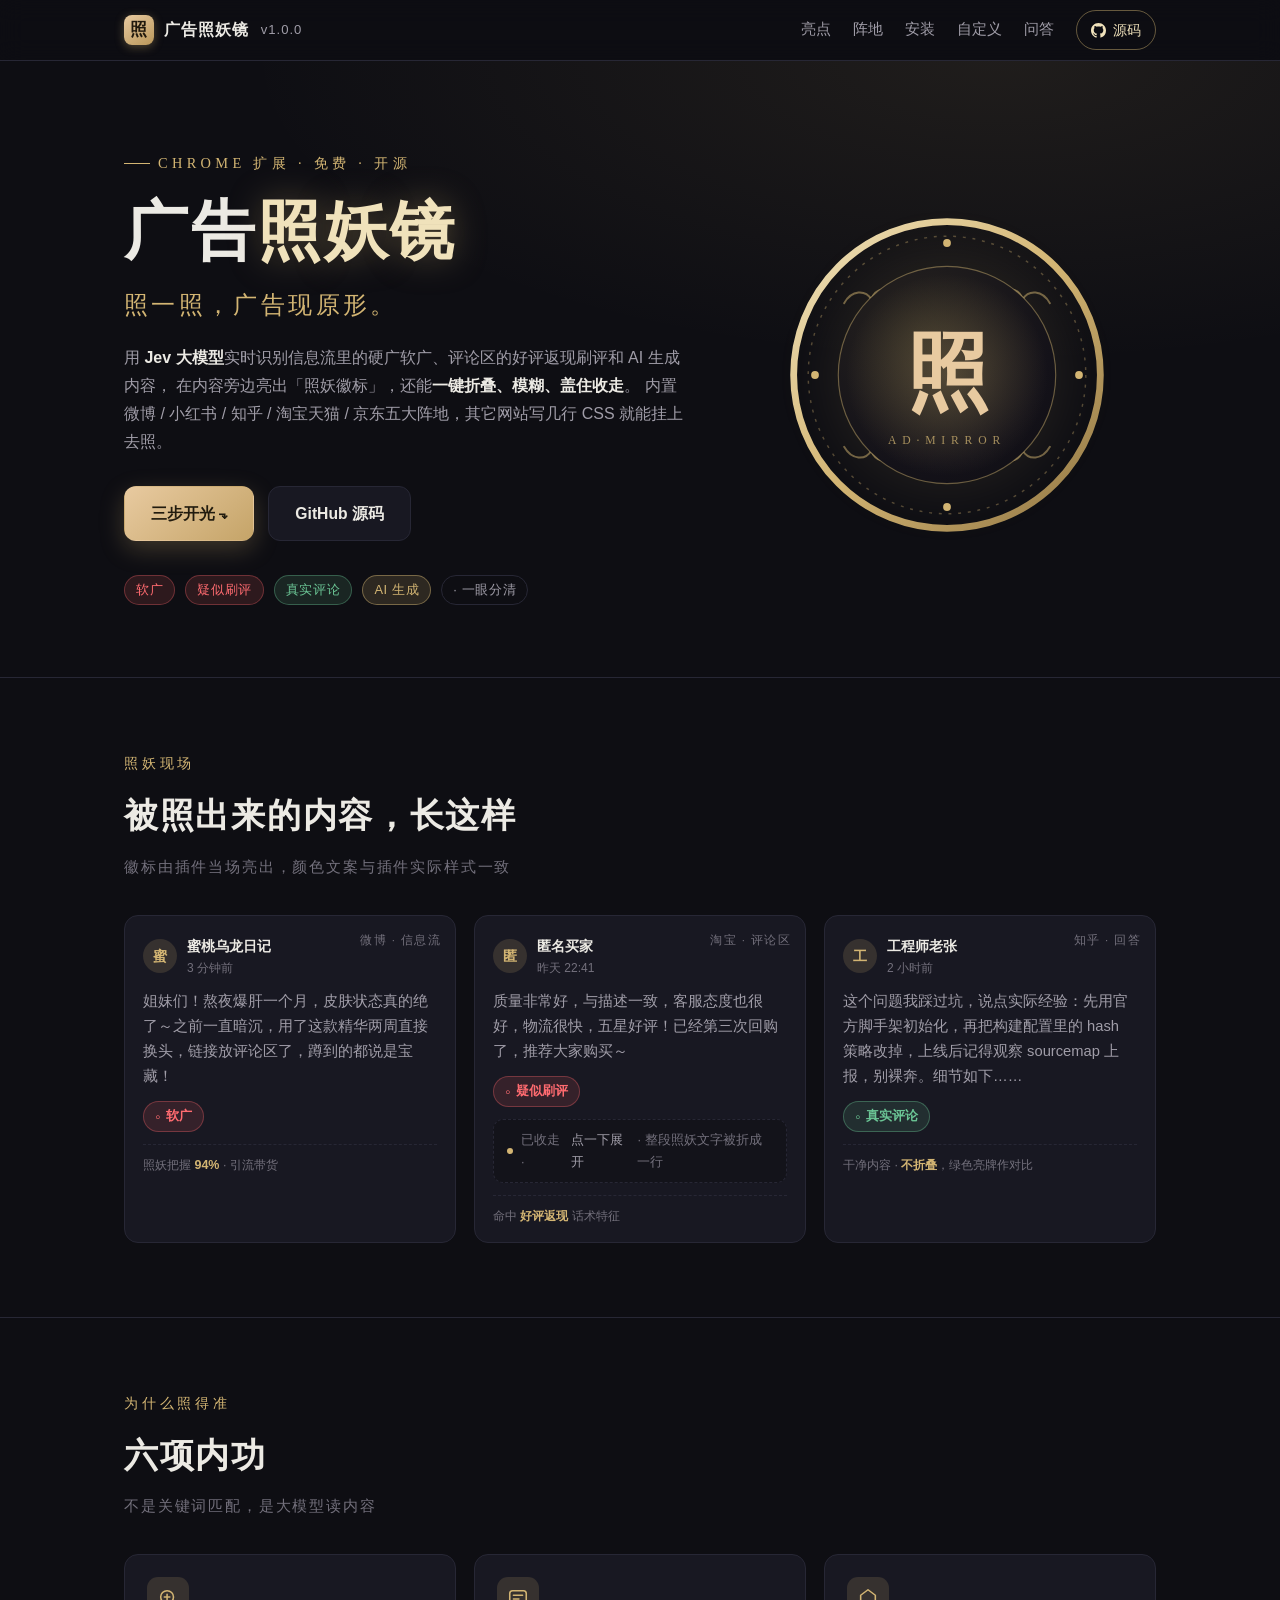
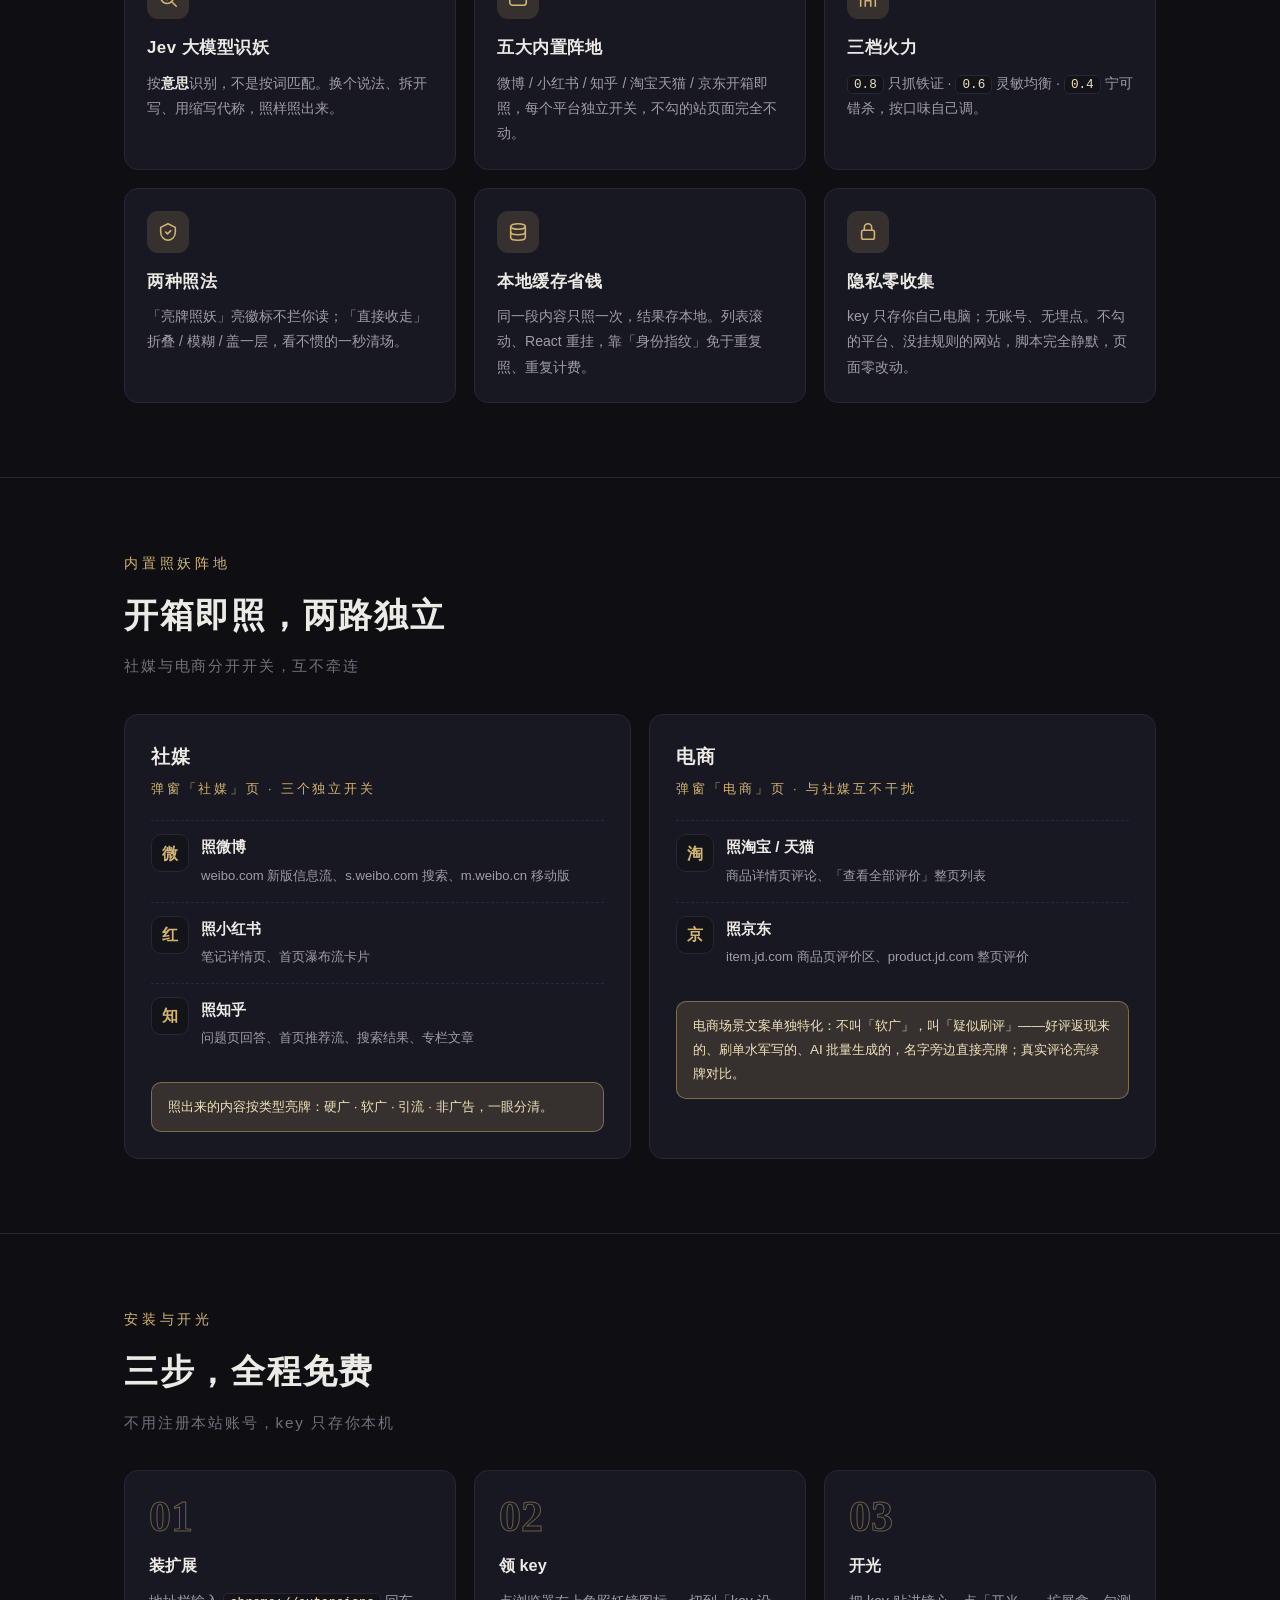
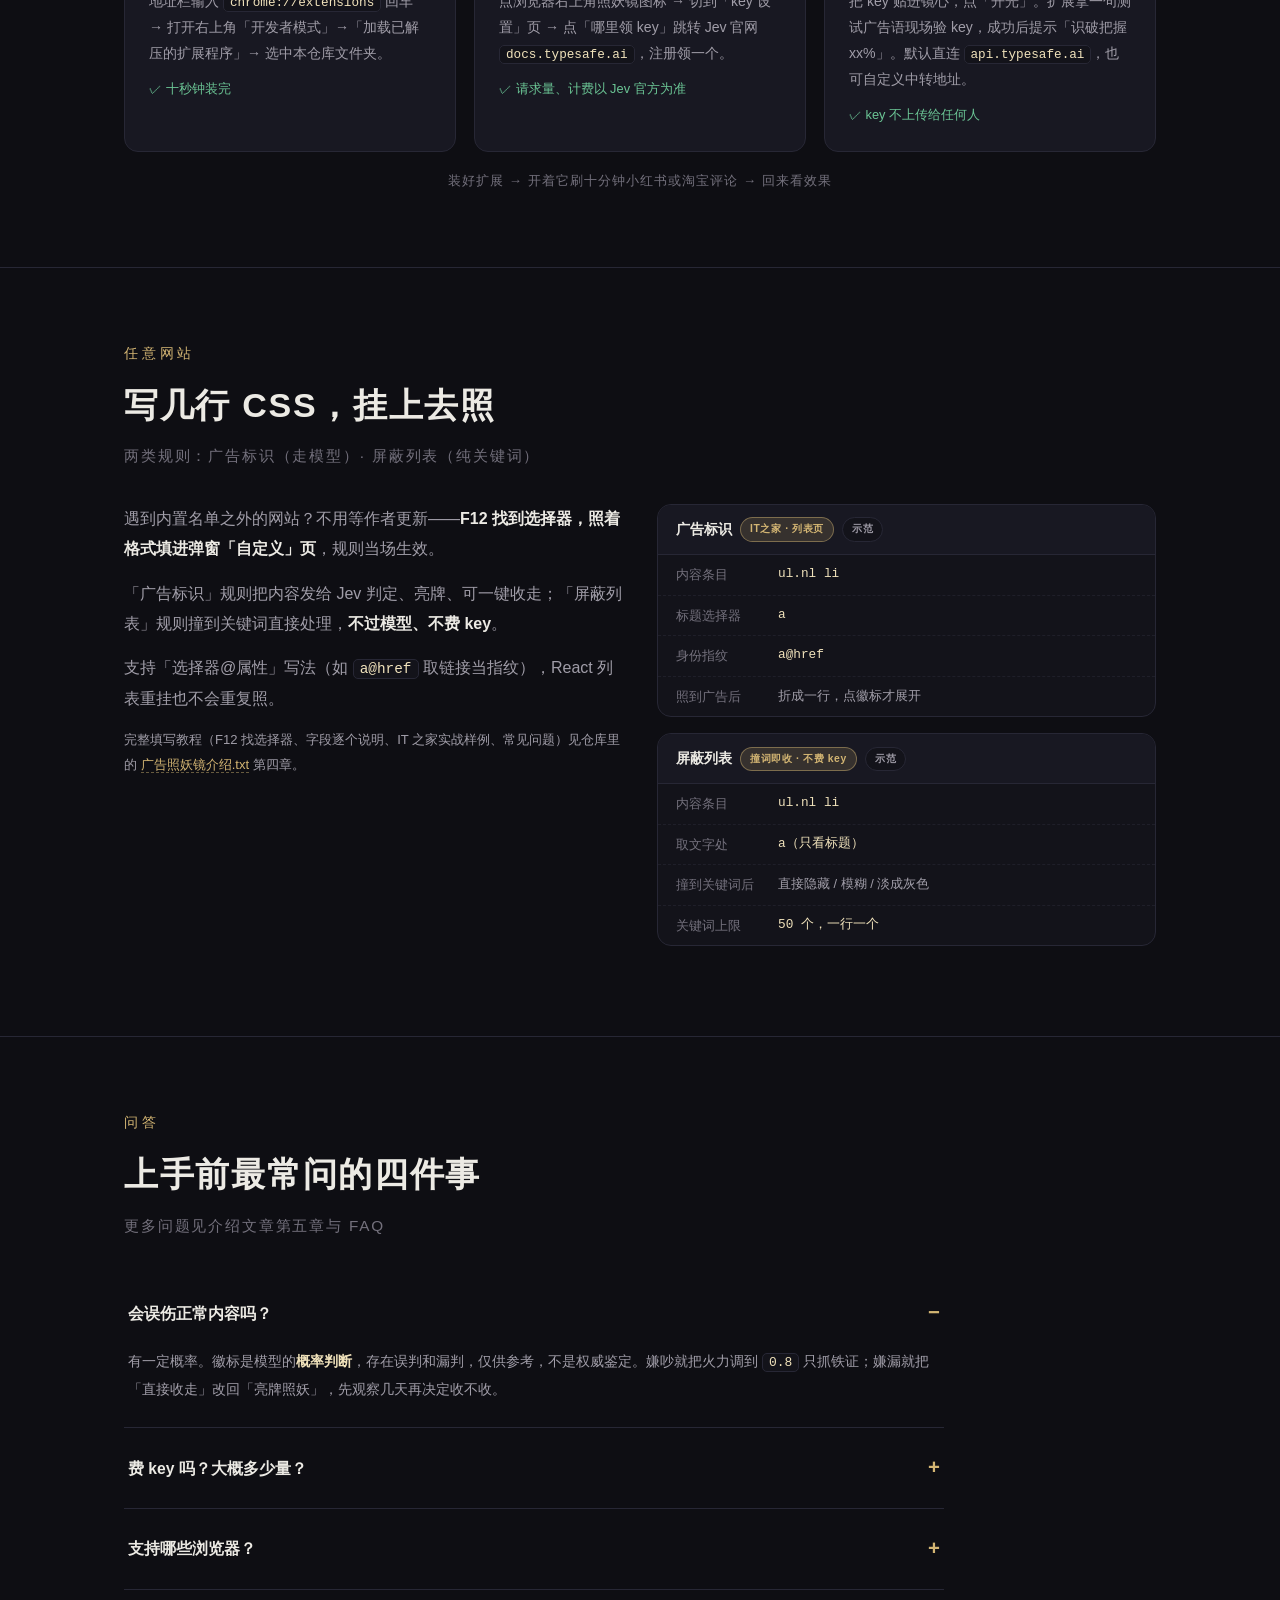
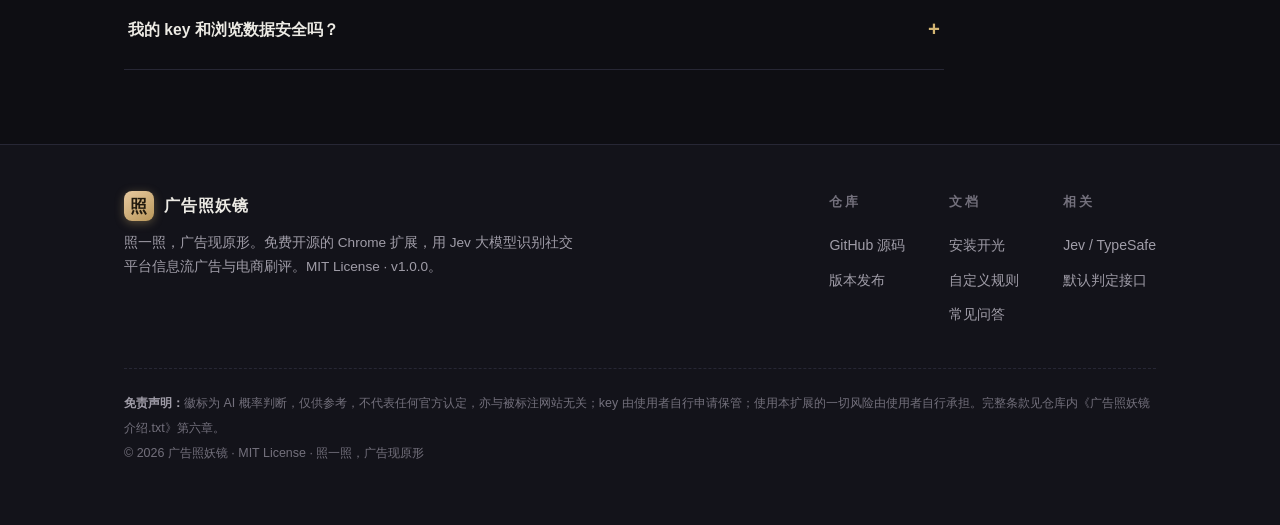
<file: docs/index.html>
<!DOCTYPE html>
<!--
═══════════════════════════════════════════════════════════════
  广告照妖镜 · 项目主页（GitHub Pages 用）
  部署方法见《广告照妖镜介绍.txt》第八章。

  ★ GitHub 仓库：https://github.com/xia1ge/ad-zhaoyaojing
    项目主页：https://xia1ge.github.io/ad-zhaoyaojing/
═══════════════════════════════════════════════════════════════
-->
<html lang="zh-CN">
<head>
<meta charset="UTF-8">
<meta name="viewport" content="width=device-width, initial-scale=1.0">
<title>广告照妖镜 · 照一照，广告现原形</title>
<meta name="description" content="免费开源的 Chrome 扩展：用 Jev 大模型识别微博 / 小红书 / 知乎的信息流广告与软文，淘宝 / 京东评论区的刷评与水军。亮牌标注，一键折叠。">
<style>
:root{
  --bg:#0e0e13; --bg2:#13131a; --card:#181822; --line:#272735;
  --gold:#d3b573; --gold-2:#f0e2bb; --gold-dim:rgba(211,181,115,.16);
  --gold-fade:rgba(211,181,115,.45);
  --ad:#ff6b70; --ad-bg:rgba(255,99,105,.13); --ad-line:rgba(255,99,105,.32);
  --ok:#6bc595; --ok-bg:rgba(107,197,149,.13); --ok-line:rgba(107,197,149,.36);
  --ink:#eceae4; --muted:#a09da8; --faint:#73707c;
  --r:14px;
}
*{box-sizing:border-box;margin:0;padding:0}
html{scroll-behavior:smooth}
body{
  background:var(--bg); color:var(--ink);
  font:16px/1.75 -apple-system,"Segoe UI","PingFang SC","Microsoft YaHei",sans-serif;
  -webkit-font-smoothing:antialiased; overflow-x:hidden;
}
Serif, h1, .hero-sub, .kicker{font-family:"Noto Serif SC","Songti SC","SimSun",serif}
a{color:inherit;text-decoration:none}
.wrap{max-width:1080px;margin:0 auto;padding:0 24px}
::selection{background:var(--gold);color:#181822}

/* ---------- 顶栏 ---------- */
header{
  position:sticky;top:0;z-index:50;
  background:rgba(14,14,19,.78);backdrop-filter:blur(12px);
  border-bottom:1px solid var(--line);
}
.nav{display:flex;align-items:center;gap:22px;height:60px}
.brand{display:flex;align-items:center;gap:10px;font-weight:700;letter-spacing:.06em}
.brand .seal{
  display:inline-flex;align-items:center;justify-content:center;
  width:30px;height:30px;border-radius:8px;flex:none;
  background:linear-gradient(145deg,#e8caa0,#b9975a);
  color:#20190d;font-family:"Noto Serif SC",serif;font-weight:900;font-size:17px;
  box-shadow:0 2px 10px rgba(211,181,115,.35);
}
.brand small{color:var(--muted);font-weight:400;font-size:.82em;margin-left:2px}
.nav .spa{flex:1}
.nav a.tlink{color:var(--muted);font-size:.92em;transition:color .2s}
.nav a.tlink:hover{color:var(--gold-2)}
.gh-btn{
  display:inline-flex;align-items:center;gap:7px;padding:7px 14px;border-radius:999px;
  border:1px solid var(--gold-fade);color:var(--gold-2);font-size:.88em;
  transition:.2s;
}
.gh-btn:hover{background:var(--gold-dim);border-color:var(--gold)}
.gh-btn svg{width:15px;height:15px;fill:currentColor}

/* ---------- Hero ---------- */
.hero{position:relative;padding:84px 0 72px;overflow:hidden}
.hero::before{/* 铜色天光 */
  content:"";position:absolute;inset:-40% -20% auto;height:130%;
  background:radial-gradient(60% 55% at 70% 30%,rgba(211,181,115,.09),transparent 70%);
  pointer-events:none;
}
.hero-grid{display:grid;grid-template-columns:1.15fr .85fr;gap:48px;align-items:center;position:relative}
.kicker{
  display:inline-flex;gap:8px;align-items:center;
  color:var(--gold);font-size:.9em;letter-spacing:.3em;margin-bottom:18px;
}
.kicker::before{content:"";width:26px;height:1px;background:var(--gold)}
h1{font-size:clamp(40px,6vw,64px);line-height:1.18;letter-spacing:.04em}
h1 em{font-style:normal;color:var(--gold-2);text-shadow:0 0 34px rgba(211,181,115,.35)}
.hero-sub{font-size:clamp(18px,2.4vw,24px);color:var(--gold);margin:14px 0 18px;letter-spacing:.14em}
.hero-p{color:var(--muted);max-width:46em;margin-bottom:30px}
.hero-p b{color:var(--ink);font-weight:600}
.cta{display:flex;gap:14px;flex-wrap:wrap;margin-bottom:34px}
.btn-a,.btn-b{
  display:inline-flex;align-items:center;gap:9px;padding:13px 26px;border-radius:12px;
  font-size:.98em;font-weight:600;transition:.22s;border:1px solid transparent;
}
.btn-a{background:linear-gradient(140deg,#e8caa0,#c5a468);color:#211b0e;box-shadow:0 8px 24px rgba(211,181,115,.25)}
.btn-a:hover{transform:translateY(-2px);box-shadow:0 12px 30px rgba(211,181,115,.4)}
.btn-b{border-color:var(--line);color:var(--ink);background:var(--card)}
.btn-b:hover{border-color:var(--gold);color:var(--gold-2)}
.chips{display:flex;gap:10px;flex-wrap:wrap}
.chip{
  font-size:.8em;padding:3px 11px;border-radius:999px;letter-spacing:.05em;
  border:1px solid transparent;white-space:nowrap;
}
.chip.red  {color:var(--ad);background:var(--ad-bg);border-color:var(--ad-line)}
.chip.green{color:var(--ok);background:var(--ok-bg);border-color:var(--ok-line)}
.chip.gold {color:var(--gold);background:var(--gold-dim);border-color:var(--gold-fade)}
.chip.note {color:var(--muted);border-color:var(--line)}

/* ---------- 铜镜 ---------- */
.mirror-box{display:flex;justify-content:center}
.mirror{position:relative;width:min(330px,72vw);animation:float 7s ease-in-out infinite}
@keyframes float{0%,100%{transform:translateY(0)}50%{transform:translateY(-14px)}}
.mirror::before{
  content:"";position:absolute;inset:-12%;
  background:radial-gradient(closest-side,rgba(211,181,115,.22),transparent 72%);
  filter:blur(18px);animation:breathe 5s ease-in-out infinite;
}
@keyframes breathe{0%,100%{opacity:.55}50%{opacity:1}}
.mirror svg{position:relative;width:100%;height:auto;display:block}

/* ---------- 通用区段 ---------- */
section{padding:74px 0;border-top:1px solid var(--line)}
.sec-tag{color:var(--gold);font-size:.85em;letter-spacing:.28em;margin-bottom:10px}
h2{font-size:clamp(26px,3.4vw,34px);letter-spacing:.05em;margin-bottom:34px}
h2 small{display:block;color:var(--faint);font-size:.45em;font-weight:400;letter-spacing:.12em;margin-top:8px;font-family:-apple-system,"Segoe UI","PingFang SC",sans-serif}

/* ---------- 照妖现场（演示卡） ---------- */
.demo-grid{display:grid;grid-template-columns:repeat(3,1fr);gap:18px}
.dcard{background:var(--card);border:1px solid var(--line);border-radius:var(--r);padding:18px 18px 14px;position:relative}
.dcard::after{
  content:attr(data-scene);position:absolute;top:14px;right:14px;
  color:var(--faint);font-size:.72em;letter-spacing:.12em;
}
.dcard .avatar{
  width:34px;height:34px;border-radius:50%;flex:none;
  display:inline-flex;align-items:center;justify-content:center;
  background:var(--gold-dim);color:var(--gold);font-size:.9em;font-weight:700;
}
.dhead{display:flex;align-items:center;gap:10px;margin-bottom:10px}
.dname{font-size:.88em;font-weight:600}
.dtime{color:var(--faint);font-size:.75em}
.dtext{color:var(--muted);font-size:.92em;line-height:1.7}
.dbadge{
  display:inline-flex;align-items:center;gap:6px;margin-top:12px;
  font-size:.8em;font-weight:600;padding:3px 11px;border-radius:999px;
}
.dbadge.red  {color:var(--ad);background:var(--ad-bg);border:1px solid var(--ad-line)}
.dbadge.green{color:var(--ok);background:var(--ok-bg);border:1px solid var(--ok-line)}
.dbadge::before{content:"◦";font-size:1.2em;line-height:1}
.dfoot{margin-top:12px;padding-top:10px;border-top:1px dashed var(--line);color:var(--faint);font-size:.78em}
.dfoot b{color:var(--gold);font-weight:600}
/* 折叠态演示 */
.dfold{
  margin-top:12px;border-radius:10px;border:1px dashed var(--line);
  padding:9px 13px;color:var(--faint);font-size:.8em;
  display:flex;gap:8px;align-items:center;background:var(--bg2);
}
.dfold .dot{width:6px;height:6px;border-radius:50%;background:var(--gold);flex:none}
.dfold b{color:var(--muted);font-weight:500}

/* ---------- 亮点 ---------- */
.grid6{display:grid;grid-template-columns:repeat(3,1fr);gap:18px}
.feat{background:var(--card);border:1px solid var(--line);border-radius:var(--r);padding:22px;transition:.25s}
.feat:hover{transform:translateY(-4px);border-color:var(--gold-fade);box-shadow:0 14px 34px rgba(0,0,0,.45)}
.fic{
  width:42px;height:42px;border-radius:11px;display:flex;align-items:center;justify-content:center;
  background:var(--gold-dim);margin-bottom:14px;
}
.fic svg{width:22px;height:22px;stroke:var(--gold);fill:none;stroke-width:1.7;stroke-linecap:round;stroke-linejoin:round}
.feat h3{font-size:1.05em;margin-bottom:8px;letter-spacing:.03em}
.feat p{color:var(--muted);font-size:.88em;line-height:1.8}
.feat p code{
  background:var(--bg2);border:1px solid var(--line);border-radius:5px;
  padding:1px 6px;font-size:.9em;color:var(--gold-2);font-family:Consolas,monospace;
}

/* ---------- 阵地 ---------- */
.sites-grid{display:grid;grid-template-columns:1fr 1fr;gap:18px}
.sbox{background:var(--card);border:1px solid var(--line);border-radius:var(--r);padding:26px}
.sbox h3{margin-bottom:4px;letter-spacing:.04em}
.sbox .sub{color:var(--gold);font-size:.8em;letter-spacing:.22em;margin-bottom:20px}
.srow{display:flex;gap:12px;padding:13px 0;border-top:1px dashed var(--line)}
.srow:first-of-type{border-top:none}
.srow .mark{
  width:38px;height:38px;border-radius:10px;flex:none;
  background:var(--bg2);border:1px solid var(--line);
  display:flex;align-items:center;justify-content:center;
  color:var(--gold);font-weight:800;font-size:1em;font-family:"Noto Serif SC",serif;
}
.srow b{display:block;font-size:.94em}
.srow span{color:var(--muted);font-size:.82em;line-height:1.7}
.snote{
  margin-top:18px;border-radius:10px;background:var(--gold-dim);
  border:1px solid var(--gold-fade);padding:12px 16px;color:var(--gold-2);font-size:.84em;line-height:1.8;
}

/* ---------- 安装时间线 ---------- */
.steps{display:grid;grid-template-columns:repeat(3,1fr);gap:18px;counter-reset:step}
.step{background:var(--card);border:1px solid var(--line);border-radius:var(--r);padding:24px;position:relative;counter-increment:step}
.step::before{
  content:"0" counter(step);
  font-family:"Noto Serif SC",serif;font-size:44px;font-weight:900;line-height:1;
  color:transparent;-webkit-text-stroke:1px var(--gold-fade);
  display:block;margin-bottom:12px;
}
.step h3{font-size:1.02em;margin-bottom:8px}
.step p{color:var(--muted);font-size:.88em;line-height:1.85}
.step p code{background:var(--bg2);border:1px solid var(--line);border-radius:5px;padding:1px 6px;font-size:.9em;color:var(--gold-2);font-family:Consolas,monospace}
.step .okline{margin-top:12px;color:var(--ok);font-size:.8em}
.inst-note{margin-top:18px;color:var(--faint);font-size:.82em;text-align:center;letter-spacing:.08em}

/* ---------- 自定义 ---------- */
.custom-grid{display:grid;grid-template-columns:1fr 1fr;gap:34px;align-items:start}
.custom-grid .lead p{color:var(--muted);margin-bottom:14px;line-height:1.9}
.custom-grid .lead b{color:var(--ink)}
.rulecard{background:var(--bg2);border:1px solid var(--line);border-radius:var(--r);overflow:hidden;margin-bottom:16px}
.rulecard .rt{
  display:flex;align-items:center;gap:8px;padding:12px 18px;
  border-bottom:1px solid var(--line);font-size:.9em;font-weight:700;background:var(--card);
}
.rulecard .rt .pill{
  font-size:.72em;font-weight:600;padding:2px 9px;border-radius:999px;
  color:var(--gold);background:var(--gold-dim);border:1px solid var(--gold-fade);letter-spacing:.06em;
}
.rulecard .rt .pill.gray{color:var(--muted);background:var(--bg2);border-color:var(--line)}
.rrow{display:flex;gap:14px;padding:8px 18px;font-size:.84em;border-bottom:1px dashed rgba(39,39,53,.6)}
.rrow:last-child{border-bottom:none}
.rrow .k{color:var(--faint);flex:0 0 88px}
.rrow .v{color:var(--gold-2);font-family:Consolas,monospace;font-size:.95em}
.rrow .v.plain{color:var(--muted);font-family:inherit}
.custom-tip{color:var(--faint);font-size:.82em;line-height:1.8}
.custom-tip a{color:var(--gold);border-bottom:1px dashed var(--gold-fade)}

/* ---------- FAQ ---------- */
.faq{max-width:820px}
details{border-bottom:1px solid var(--line);padding:6px 0}
summary{
  cursor:pointer;list-style:none;padding:16px 4px;font-weight:600;font-size:.98em;
  display:flex;justify-content:space-between;gap:12px;align-items:center;
}
summary::-webkit-details-marker{display:none}
summary::after{content:"+";color:var(--gold);font-size:1.3em;transition:.2s}
details[open] summary::after{content:"−"}
details p{color:var(--muted);font-size:.9em;line-height:1.95;padding:0 4px 18px}
details p b{color:var(--gold-2);font-weight:600}
details p code{background:var(--bg2);border:1px solid var(--line);border-radius:5px;padding:1px 6px;font-size:.9em;color:var(--gold-2);font-family:Consolas,monospace}

/* ---------- footer ---------- */
footer{border-top:1px solid var(--line);padding:46px 0 60px;background:var(--bg2)}
.foot-grid{display:flex;gap:40px;flex-wrap:wrap;align-items:flex-start}
.foot-brand{flex:1;min-width:240px}
.foot-brand .brand{margin-bottom:10px}
.foot-brand p{color:var(--muted);font-size:.85em;max-width:34em}
.foot-links{display:flex;gap:44px}
.foot-col h4{font-size:.8em;color:var(--faint);letter-spacing:.24em;margin-bottom:14px}
.foot-col a{display:block;color:var(--muted);font-size:.88em;padding:5px 0;transition:.2s}
.foot-col a:hover{color:var(--gold-2)}
.foot-legal{
  margin-top:36px;padding-top:22px;border-top:1px dashed var(--line);
  color:var(--faint);font-size:.78em;line-height:2;
}
.foot-legal b{color:var(--muted)}

/* ---------- 渐现动画（无 JS 兜底可见） ---------- */
.reveal{opacity:1;transform:none;transition:opacity .7s ease,transform .7s ease}
body.js .reveal{opacity:0;transform:translateY(26px)}
body.js .reveal.in{opacity:1;transform:none}

/* ---------- 响应式 ---------- */
@media (max-width: 920px){
  .hero-grid{grid-template-columns:1fr}
  .mirror-box{order:-1;margin-bottom:8px}
  .mirror{width:min(240px,60vw)}
  .demo-grid,.grid6,.steps{grid-template-columns:1fr}
  .sites-grid,.custom-grid{grid-template-columns:1fr}
  .nav a.tlink{display:none}
}
@media (max-width: 520px){
  .hero{padding:56px 0 52px}
  .cta .btn-a,.cta .btn-b{width:100%;justify-content:center}
}
</style>
</head>
<body>

<!-- ═══ 顶栏 ═══ -->
<header>
  <div class="wrap nav">
    <a class="brand" href="#top"><span class="seal">照</span>广告照妖镜<small>v1.0.0</small></a>
    <span class="spa"></span>
    <a class="tlink" href="#highlights">亮点</a>
    <a class="tlink" href="#sites">阵地</a>
    <a class="tlink" href="#install">安装</a>
    <a class="tlink" href="#custom">自定义</a>
    <a class="tlink" href="#faq">问答</a>
    <a class="gh-btn" href="https://github.com/xia1ge/ad-zhaoyaojing" target="_blank" rel="noopener">
      <svg viewBox="0 0 16 16"><path d="M8 0C3.58 0 0 3.58 0 8c0 3.54 2.29 6.53 5.47 7.59.4.07.55-.17.55-.38 0-.19-.01-.82-.01-1.49-2.01.37-2.53-.49-2.69-.94-.09-.23-.48-.94-.82-1.13-.28-.15-.68-.52-.01-.53.63-.01 1.08.58 1.23.82.72 1.21 1.87.87 2.33.66.07-.52.28-.87.51-1.07-1.78-.2-3.64-.89-3.64-3.95 0-.87.31-1.59.82-2.15-.08-.2-.36-1.02.08-2.12 0 0 .67-.21 2.2.82.64-.18 1.32-.27 2-.27s1.36.09 2 .27c1.53-1.04 2.2-.82 2.2-.82.44 1.1.16 1.92.08 2.12.51.56.82 1.27.82 2.15 0 3.07-1.87 3.75-3.65 3.95.29.25.54.73.54 1.48 0 1.07-.01 1.93-.01 2.2 0 .21.15.46.55.38A8.01 8.01 0 0 0 16 8c0-4.42-3.58-8-8-8Z"/></svg>
      源码
    </a>
  </div>
</header>

<!-- ═══ Hero ═══ -->
<main id="top">
<div class="hero">
  <div class="wrap hero-grid">
    <div>
      <div class="kicker">CHROME 扩展 · 免费 · 开源</div>
      <h1>广告<em>照妖镜</em></h1>
      <div class="hero-sub">照一照，广告现原形。</div>
      <p class="hero-p">
        用 <b>Jev 大模型</b>实时识别信息流里的硬广软广、评论区的好评返现刷评和 AI 生成内容，
        在内容旁边亮出「照妖徽标」，还能<b>一键折叠、模糊、盖住收走</b>。
        内置微博 / 小红书 / 知乎 / 淘宝天猫 / 京东五大阵地，其它网站写几行 CSS 就能挂上去照。
      </p>
      <div class="cta">
        <a class="btn-a" href="#install">三步开光 ↴</a>
        <a class="btn-b" href="https://github.com/xia1ge/ad-zhaoyaojing" target="_blank" rel="noopener">GitHub 源码</a>
      </div>
      <div class="chips">
        <span class="chip red">软广</span>
        <span class="chip red">疑似刷评</span>
        <span class="chip green">真实评论</span>
        <span class="chip gold">AI 生成</span>
        <span class="chip note">· 一眼分清</span>
      </div>
    </div>

    <!-- 铜镜 -->
    <div class="mirror-box">
      <div class="mirror">
        <svg viewBox="0 0 340 340" role="img" aria-label="照妖镜铜镜">
          <defs>
            <linearGradient id="gRing" x1="0" y1="0" x2="1" y2="1">
              <stop offset="0" stop-color="#f0e2bb"/><stop offset=".5" stop-color="#d3b573"/><stop offset="1" stop-color="#8f7442"/>
            </linearGradient>
            <radialGradient id="gDisc" cx=".38" cy=".32" r="1">
              <stop offset="0" stop-color="#2a2620"/><stop offset=".6" stop-color="#141219"/><stop offset="1" stop-color="#0c0b10"/>
            </radialGradient>
            <radialGradient id="gInner" cx=".5" cy=".5" r=".5">
              <stop offset="0" stop-color="rgba(211,181,115,.28)"/><stop offset="1" stop-color="rgba(211,181,115,0)"/>
            </radialGradient>
          </defs>
          <!-- 外环 -->
          <circle cx="170" cy="170" r="158" fill="none" stroke="url(#gRing)" stroke-width="7"/>
          <circle cx="170" cy="170" r="143" fill="none" stroke="rgba(211,181,115,.35)" stroke-width="1.5" stroke-dasharray="3 7"/>
          <!-- 云纹 -->
          <g stroke="rgba(211,181,115,.5)" stroke-width="2" fill="none" stroke-linecap="round">
            <path d="M64 96c8-14 22-14 28-4 4-12 18-14 24-4"/>
            <path d="M276 96c-8-14-22-14-28-4-4-12-18-14-24-4"/>
            <path d="M64 244c8 14 22 14 28 4 4 12 18 14 24 4"/>
            <path d="M276 244c-8 14-22 14-28 4-4 12-18 14-24 4"/>
          </g>
          <!-- 镜盘 -->
          <circle cx="170" cy="170" r="112" fill="url(#gDisc)" stroke="rgba(211,181,115,.45)" stroke-width="1.2"/>
          <circle cx="170" cy="170" r="104" fill="url(#gInner)"/>
          <!-- 照字 -->
          <text x="170" y="168" text-anchor="middle" dominant-baseline="central"
                font-family="'Noto Serif SC','Songti SC','SimSun',serif" font-size="86" font-weight="900"
                fill="#e8caa0">照</text>
          <text x="170" y="238" text-anchor="middle" dominant-baseline="central"
                font-family="'Georgia',serif" font-size="12" letter-spacing="6"
                fill="rgba(211,181,115,.75)">AD·MIRROR</text>
          <!-- 四点铆钉 -->
          <g fill="#d3b573">
            <circle cx="170" cy="34" r="4"/><circle cx="170" cy="306" r="4"/>
            <circle cx="34" cy="170" r="4"/><circle cx="306" cy="170" r="4"/>
          </g>
        </svg>
      </div>
    </div>
  </div>
</div>

<!-- ═══ 照妖现场 ═══ -->
<section id="demo">
  <div class="wrap">
    <div class="sec-tag reveal">照妖现场</div>
    <h2 class="reveal">被照出来的内容，长这样<small>徽标由插件当场亮出，颜色文案与插件实际样式一致</small></h2>
    <div class="demo-grid">

      <div class="dcard reveal" data-scene="微博 · 信息流">
        <div class="dhead">
          <span class="avatar">蜜</span>
          <div><div class="dname">蜜桃乌龙日记</div><div class="dtime">3 分钟前</div></div>
        </div>
        <p class="dtext">姐妹们！熬夜爆肝一个月，皮肤状态真的绝了～之前一直暗沉，用了这款精华两周直接换头，链接放评论区了，蹲到的都说是宝藏！</p>
        <span class="dbadge red">软广</span>
        <div class="dfoot">照妖把握 <b>94%</b> · 引流带货</div>
      </div>

      <div class="dcard reveal" data-scene="淘宝 · 评论区">
        <div class="dhead">
          <span class="avatar">匿</span>
          <div><div class="dname">匿名买家</div><div class="dtime">昨天 22:41</div></div>
        </div>
        <p class="dtext">质量非常好，与描述一致，客服态度也很好，物流很快，五星好评！已经第三次回购了，推荐大家购买～</p>
        <span class="dbadge red">疑似刷评</span>
        <div class="dfold"><span class="dot"></span>已收走 · <b>点一下展开</b> · 整段照妖文字被折成一行</div>
        <div class="dfoot">命中 <b>好评返现</b> 话术特征</div>
      </div>

      <div class="dcard reveal" data-scene="知乎 · 回答">
        <div class="dhead">
          <span class="avatar">工</span>
          <div><div class="dname">工程师老张</div><div class="dtime">2 小时前</div></div>
        </div>
        <p class="dtext">这个问题我踩过坑，说点实际经验：先用官方脚手架初始化，再把构建配置里的 hash 策略改掉，上线后记得观察 sourcemap 上报，别裸奔。细节如下……</p>
        <span class="dbadge green">真实评论</span>
        <div class="dfoot">干净内容 · <b>不折叠</b>，绿色亮牌作对比</div>
      </div>

    </div>
  </div>
</section>

<!-- ═══ 亮点 ═══ -->
<section id="highlights">
  <div class="wrap">
    <div class="sec-tag reveal">为什么照得准</div>
    <h2 class="reveal">六项内功<small>不是关键词匹配，是大模型读内容</small></h2>
    <div class="grid6">

      <div class="feat reveal">
        <div class="fic"><svg viewBox="0 0 24 24"><circle cx="11" cy="11" r="7"/><path d="M21 21l-4.3-4.3"/><path d="M11 8v6M8 11h6"/></svg></div>
        <h3>Jev 大模型识妖</h3>
        <p>按<b style="color:var(--ink)">意思</b>识别，不是按词匹配。换个说法、拆开写、用缩写代称，照样照出来。</p>
      </div>

      <div class="feat reveal">
        <div class="fic"><svg viewBox="0 0 24 24"><rect x="3" y="4" width="18" height="16" rx="3"/><path d="M7 9h10M7 13h6"/></svg></div>
        <h3>五大内置阵地</h3>
        <p>微博 / 小红书 / 知乎 / 淘宝天猫 / 京东开箱即照，每个平台独立开关，不勾的站页面完全不动。</p>
      </div>

      <div class="feat reveal">
        <div class="fic"><svg viewBox="0 0 24 24"><path d="M4 21V9l8-6 8 6v12"/><path d="M9 21v-6h6v6"/></svg></div>
        <h3>三档火力</h3>
        <p><code>0.8</code> 只抓铁证 · <code>0.6</code> 灵敏均衡 · <code>0.4</code> 宁可错杀，按口味自己调。</p>
      </div>

      <div class="feat reveal">
        <div class="fic"><svg viewBox="0 0 24 24"><path d="M12 3l8 4v5c0 5-3.4 8.4-8 9-4.6-.6-8-4-8-9V7z"/><path d="M9.5 12l2 2 3.5-3.5"/></svg></div>
        <h3>两种照法</h3>
        <p>「亮牌照妖」亮徽标不拦你读；「直接收走」折叠 / 模糊 / 盖一层，看不惯的一秒清场。</p>
      </div>

      <div class="feat reveal">
        <div class="fic"><svg viewBox="0 0 24 24"><ellipse cx="12" cy="6" rx="8" ry="3"/><path d="M4 6v6c0 1.7 3.6 3 8 3s8-1.3 8-3V6"/><path d="M4 12v6c0 1.7 3.6 3 8 3s8-1.3 8-3v-6"/></svg></div>
        <h3>本地缓存省钱</h3>
        <p>同一段内容只照一次，结果存本地。列表滚动、React 重挂，靠「身份指纹」免于重复照、重复计费。</p>
      </div>

      <div class="feat reveal">
        <div class="fic"><svg viewBox="0 0 24 24"><rect x="5" y="10" width="14" height="10" rx="2"/><path d="M8 10V7a4 4 0 0 1 8 0v3"/></svg></div>
        <h3>隐私零收集</h3>
        <p>key 只存你自己电脑；无账号、无埋点。不勾的平台、没挂规则的网站，脚本完全静默，页面零改动。</p>
      </div>

    </div>
  </div>
</section>

<!-- ═══ 阵地 ═══ -->
<section id="sites">
  <div class="wrap">
    <div class="sec-tag reveal">内置照妖阵地</div>
    <h2 class="reveal">开箱即照，两路独立<small>社媒与电商分开开关，互不牵连</small></h2>
    <div class="sites-grid">

      <div class="sbox reveal">
        <h3>社媒</h3>
        <div class="sub">弹窗「社媒」页 · 三个独立开关</div>
        <div class="srow"><span class="mark">微</span><div><b>照微博</b><span>weibo.com 新版信息流、s.weibo.com 搜索、m.weibo.cn 移动版</span></div></div>
        <div class="srow"><span class="mark">红</span><div><b>照小红书</b><span>笔记详情页、首页瀑布流卡片</span></div></div>
        <div class="srow"><span class="mark">知</span><div><b>照知乎</b><span>问题页回答、首页推荐流、搜索结果、专栏文章</span></div></div>
        <div class="snote">照出来的内容按类型亮牌：硬广 · 软广 · 引流 · 非广告，一眼分清。</div>
      </div>

      <div class="sbox reveal">
        <h3>电商</h3>
        <div class="sub">弹窗「电商」页 · 与社媒互不干扰</div>
        <div class="srow"><span class="mark">淘</span><div><b>照淘宝 / 天猫</b><span>商品详情页评论、「查看全部评价」整页列表</span></div></div>
        <div class="srow"><span class="mark">京</span><div><b>照京东</b><span>item.jd.com 商品页评价区、product.jd.com 整页评价</span></div></div>
        <div class="snote">电商场景文案单独特化：不叫「软广」，叫「疑似刷评」——好评返现来的、刷单水军写的、AI 批量生成的，名字旁边直接亮牌；真实评论亮绿牌对比。</div>
      </div>

    </div>
  </div>
</section>

<!-- ═══ 安装 ═══ -->
<section id="install">
  <div class="wrap">
    <div class="sec-tag reveal">安装与开光</div>
    <h2 class="reveal">三步，全程免费<small>不用注册本站账号，key 只存你本机</small></h2>
    <div class="steps">

      <div class="step reveal">
        <h3>装扩展</h3>
        <p>地址栏输入 <code>chrome://extensions</code> 回车 → 打开右上角「开发者模式」→「加载已解压的扩展程序」→ 选中本仓库文件夹。</p>
        <div class="okline">✓ 十秒钟装完</div>
      </div>

      <div class="step reveal">
        <h3>领 key</h3>
        <p>点浏览器右上角照妖镜图标 → 切到「key 设置」页 → 点「哪里领 key」跳转 Jev 官网 <code>docs.typesafe.ai</code>，注册领一个。</p>
        <div class="okline">✓ 请求量、计费以 Jev 官方为准</div>
      </div>

      <div class="step reveal">
        <h3>开光</h3>
        <p>把 key 贴进镜心，点「开光」。扩展拿一句测试广告语现场验 key，成功后提示「识破把握 xx%」。默认直连 <code>api.typesafe.ai</code>，也可自定义中转地址。</p>
        <div class="okline">✓ key 不上传给任何人</div>
      </div>

    </div>
    <p class="inst-note reveal">装好扩展 → 开着它刷十分钟小红书或淘宝评论 → 回来看效果</p>
  </div>
</section>

<!-- ═══ 自定义 ═══ -->
<section id="custom">
  <div class="wrap">
    <div class="sec-tag reveal">任意网站</div>
    <h2 class="reveal">写几行 CSS，挂上去照<small>两类规则：广告标识（走模型）· 屏蔽列表（纯关键词）</small></h2>
    <div class="custom-grid">

      <div class="lead reveal">
        <p>遇到内置名单之外的网站？不用等作者更新——<b>F12 找到选择器，照着格式填进弹窗「自定义」页</b>，规则当场生效。</p>
        <p>「广告标识」规则把内容发给 Jev 判定、亮牌、可一键收走；「屏蔽列表」规则撞到关键词直接处理，<b>不过模型、不费 key</b>。</p>
        <p>支持「选择器@属性」写法（如 <code style="background:var(--bg2);border:1px solid var(--line);border-radius:5px;padding:1px 6px;color:var(--gold-2);font-family:Consolas,monospace;font-size:.9em">a@href</code> 取链接当指纹），React 列表重挂也不会重复照。</p>
        <p class="custom-tip">完整填写教程（F12 找选择器、字段逐个说明、IT 之家实战样例、常见问题）见仓库里的 <a href="https://github.com/xia1ge/ad-zhaoyaojing" target="_blank" rel="noopener">广告照妖镜介绍.txt</a> 第四章。</p>
      </div>

      <div>
        <div class="rulecard reveal">
          <div class="rt">广告标识 <span class="pill">IT之家 · 列表页</span><span class="pill gray">示范</span></div>
          <div class="rrow"><span class="k">内容条目</span><span class="v">ul.nl li</span></div>
          <div class="rrow"><span class="k">标题选择器</span><span class="v">a</span></div>
          <div class="rrow"><span class="k">身份指纹</span><span class="v">a@href</span></div>
          <div class="rrow"><span class="k">照到广告后</span><span class="v plain">折成一行，点徽标才展开</span></div>
        </div>
        <div class="rulecard reveal">
          <div class="rt">屏蔽列表 <span class="pill">撞词即收 · 不费 key</span><span class="pill gray">示范</span></div>
          <div class="rrow"><span class="k">内容条目</span><span class="v">ul.nl li</span></div>
          <div class="rrow"><span class="k">取文字处</span><span class="v">a（只看标题）</span></div>
          <div class="rrow"><span class="k">撞到关键词后</span><span class="v plain">直接隐藏 / 模糊 / 淡成灰色</span></div>
          <div class="rrow"><span class="k">关键词上限</span><span class="v">50 个，一行一个</span></div>
        </div>
      </div>

    </div>
  </div>
</section>

<!-- ═══ FAQ ═══ -->
<section id="faq">
  <div class="wrap">
    <div class="sec-tag reveal">问答</div>
    <h2 class="reveal">上手前最常问的四件事<small>更多问题见介绍文章第五章与 FAQ</small></h2>
    <div class="faq reveal">

      <details open>
        <summary>会误伤正常内容吗？</summary>
        <p>有一定概率。徽标是模型的<b>概率判断</b>，存在误判和漏判，仅供参考，不是权威鉴定。嫌吵就把火力调到 <code>0.8</code> 只抓铁证；嫌漏就把「直接收走」改回「亮牌照妖」，先观察几天再决定收不收。</p>
      </details>

      <details>
        <summary>费 key 吗？大概多少量？</summary>
        <p><b>只对被照的条目请求判定</b>，同一段内容本地缓存后不重复请求；「屏蔽列表」类规则完全不请求。不勾的平台、没挂规则的网站一分不花。具体额度以 Jev 官方为准。</p>
      </details>

      <details>
        <summary>支持哪些浏览器？</summary>
        <p>基于 Chrome MV3，<b>Chrome / Edge 等 Chromium 系</b>可用（Edge 在 <code>edge://extensions</code> 里同样开开发者模式加载）。Firefox 与 Safari 未适配。</p>
      </details>

      <details>
        <summary>我的 key 和浏览数据安全吗？</summary>
        <p>key 只存你本机浏览器；除把被照条目文字发给你在「key 设置」里填的判定接口外，<b>无账号、无埋点、不收集其它数据</b>。开源代码可自行审阅。</p>
      </details>

    </div>
  </div>
</section>
</main>

<!-- ═══ footer ═══ -->
<footer>
  <div class="wrap">
    <div class="foot-grid">
      <div class="foot-brand">
        <div class="brand"><span class="seal">照</span>广告照妖镜</div>
        <p>照一照，广告现原形。免费开源的 Chrome 扩展，用 Jev 大模型识别社交平台信息流广告与电商刷评。MIT License · v1.0.0。</p>
      </div>
      <div class="foot-links">
        <div class="foot-col">
          <h4>仓库</h4>
          <a href="https://github.com/xia1ge/ad-zhaoyaojing" target="_blank" rel="noopener">GitHub 源码</a>
          <a href="https://github.com/xia1ge/ad-zhaoyaojing/releases" target="_blank" rel="noopener">版本发布</a>
        </div>
        <div class="foot-col">
          <h4>文档</h4>
          <a href="#install">安装开光</a>
          <a href="#custom">自定义规则</a>
          <a href="#faq">常见问答</a>
        </div>
        <div class="foot-col">
          <h4>相关</h4>
          <a href="https://docs.typesafe.ai" target="_blank" rel="noopener">Jev / TypeSafe</a>
          <a href="https://api.typesafe.ai" target="_blank" rel="noopener">默认判定接口</a>
        </div>
      </div>
    </div>
    <p class="foot-legal">
      <b>免责声明：</b>徽标为 AI 概率判断，仅供参考，不代表任何官方认定，亦与被标注网站无关；key 由使用者自行申请保管；使用本扩展的一切风险由使用者自行承担。完整条款见仓库内《广告照妖镜介绍.txt》第六章。<br>
      © 2026 广告照妖镜 · MIT License · 照一照，广告现原形
    </p>
  </div>
</footer>

<script>
/* 渐现动画：无 JS 环境下内容全部直接可见（兜底） */
document.addEventListener("DOMContentLoaded", function () {
  document.body.classList.add("js");
  var els = document.querySelectorAll(".reveal");
  if (!("IntersectionObserver" in window)) return;
  var io = new IntersectionObserver(function (entries) {
    entries.forEach(function (e) {
      if (e.isIntersecting) { e.target.classList.add("in"); io.unobserve(e.target); }
    });
  }, { threshold: 0.12 });
  els.forEach(function (el) { io.observe(el); });
});
</script>
</body>
</html>
</file>
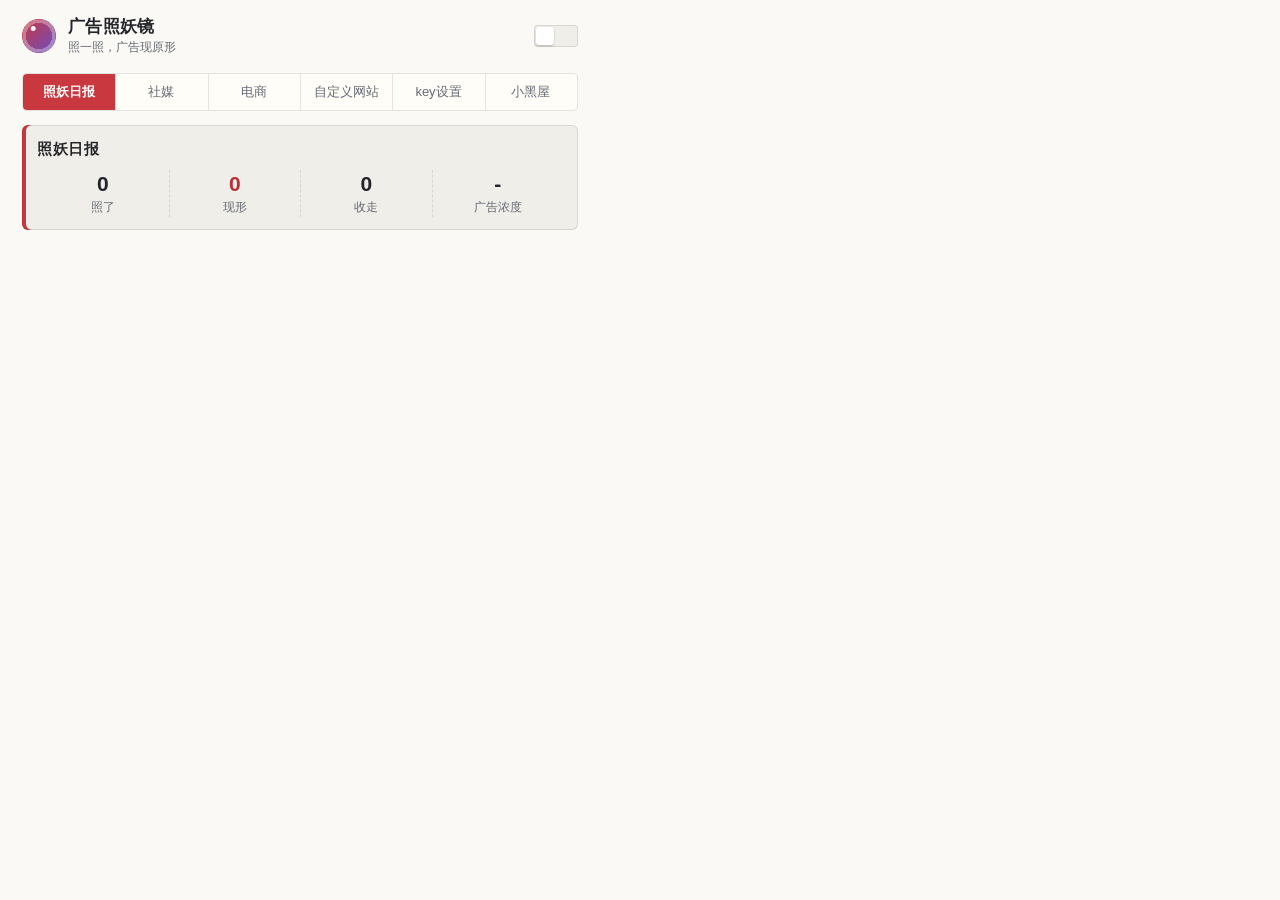
<file: popup.html>
<!doctype html>
<html lang="zh-CN">
<head>
  <meta charset="utf-8" />
  <title>广告照妖镜</title>
  <link rel="stylesheet" href="popup.css" />
</head>
<body>
  <header class="head">
    <div class="brand">
      <span class="logo" aria-hidden="true"></span>
      <div>
        <h1>广告照妖镜</h1>
        <p class="sub">照一照，广告现原形</p>
      </div>
    </div>
    <label class="switch" title="开镜/收镜">
      <input type="checkbox" id="enabled" />
      <span class="track"><span class="thumb"></span></span>
    </label>
  </header>

  <!-- 功能分页：日报（默认）/ 社媒 / 自定义网站 / key 设置 / 小黑屋 -->
  <nav class="tabs" role="tablist" aria-label="功能分页">
    <button type="button" role="tab" id="tabReport" aria-selected="true">照妖日报</button>
    <button type="button" role="tab" id="tabSocial" aria-selected="false">社媒</button>
    <button type="button" role="tab" id="tabEC" aria-selected="false">电商</button>
    <button type="button" role="tab" id="tabCustom" aria-selected="false">自定义网站</button>
    <button type="button" role="tab" id="tabKey" aria-selected="false">key设置</button>
    <button type="button" role="tab" id="tabAuthors" aria-selected="false">小黑屋</button>
  </nav>

  <!-- 默认页：照妖日报 -->
  <div class="pane" id="paneReport">
    <section class="report" id="report">
      <div class="report-head">
        <span class="report-title">照妖日报</span>
        <button type="button" class="link" id="copyReport" hidden>抄走战报</button>
      </div>
      <div class="stats">
        <div><b id="checked">0</b><span>照了</span></div>
        <div><b id="ads" class="is-ad">0</b><span>现形</span></div>
        <div><b id="folded">0</b><span>收走</span></div>
        <div><b id="rate">-</b><span>广告浓度</span></div>
      </div>
      <p class="kinds" id="kinds" hidden></p>
      <ul class="wanted" id="wanted" hidden></ul>
      <p class="report-total" id="reportTotal" hidden></p>
    </section>
  </div>

  <!-- 社媒：内置阵地 + 照法 -->
  <div class="pane" id="paneSocial" hidden>
    <h2 class="cap">照妖阵地</h2>
    <section class="field">
      <p class="kw-note">照微博、小红书和知乎，别的站不掺和。</p>
      <label class="check">
        <input type="checkbox" id="wbOn" />
        <span>照微博<span class="hint">不勾，微博页面完全不动</span></span>
      </label>
      <label class="check">
        <input type="checkbox" id="xhsOn" />
        <span>照小红书<span class="hint">不勾，小红书页面完全不动</span></span>
      </label>
      <label class="check">
        <input type="checkbox" id="zhOn" />
        <span>照知乎<span class="hint">不勾，知乎页面完全不动</span></span>
      </label>
    </section>

    <!-- 照到之后 -->
    <h2 class="cap">照到之后</h2>
    <section class="field">
      <div class="seg" data-name="mode" role="radiogroup">
        <span class="seg-pill" aria-hidden="true"></span>
        <button role="radio" data-value="label">亮牌照妖</button>
        <button role="radio" data-value="fold">直接收走</button>
      </div>
    </section>

    <!-- 见词就收 -->
    <h2 class="cap">见词就收</h2>
    <section class="field">
      <div class="kw-box" id="kwBox">
        <ul class="chips" id="chips" aria-label="挂上墙的词"></ul>
        <input id="kwInput" type="text" maxlength="20" spellcheck="false" placeholder="先抛几个：瘦身、招代理、白酒（回车上墙）" aria-label="添加词" />
      </div>
      <p class="kw-note">挂着这些词的内容，照到就直接收走。</p>
      <label class="check">
        <input type="checkbox" id="smartMatch" />
        <span>按意思收<span class="hint">挂"医美"，连"热玛吉变美体验官"也一起照出来</span></span>
      </label>
    </section>

    <!-- 照妖火力 -->
    <h2 class="cap">照妖火力</h2>
    <section class="field">
      <div class="seg" data-name="threshold" role="radiogroup">
        <span class="seg-pill" aria-hidden="true"></span>
        <button role="radio" data-value="0.8">文火</button>
        <button role="radio" data-value="0.6">武火</button>
        <button role="radio" data-value="0.4">三昧真火</button>
      </div>
      <p class="kw-note" id="thresholdHint">火越旺，越多疑似广告藏不住</p>
    </section>

    <!-- 两道法眼 -->
    <h2 class="cap">两道法眼</h2>
    <section class="field">
      <label class="check">
        <input type="checkbox" id="aiDetect" />
        <span>验 AI 成色<span class="hint">机器写的稿子，会盖"AI xx%"的小印</span></span>
      </label>
      <label class="check">
        <input type="checkbox" id="authorProfiles" />
        <span>给作者记账<span class="hint">谁三天两头发广告，照几面就记住</span></span>
      </label>
    </section>
  </div>

  <!-- 电商：网购阵地的评论照妖 -->
  <div class="pane" id="paneEC" hidden>
    <h2 class="cap">照妖阵地</h2>
    <section class="field">
      <p class="kw-note">照淘宝/天猫/京东的商品评论：好评返现来的、刷单水军写的、AI 批量生成的，一眼现形。</p>
      <label class="check">
        <input type="checkbox" id="tbOn" />
        <span>照淘宝/天猫<span class="hint">不勾，淘宝/天猫页面完全不动；勾上，评论区的名字旁亮牌</span></span>
      </label>
      <label class="check">
        <input type="checkbox" id="jdOn" />
        <span>照京东<span class="hint">不勾，京东页面完全不动；勾上，商品评价的名字旁亮牌</span></span>
      </label>
    </section>
  </div>

  <!-- 自定义网站：手写规则，照别的站 -->
  <div class="pane" id="paneCustom" hidden>
    <div class="plate">
      <h2 class="cap">已挂的规矩 · 广告标识</h2>
      <section class="field">
        <ul class="rules" id="ruleList"></ul>
        <p class="kw-note">规则就是一串 CSS 选择器：写清内容条目在哪、标题正文在哪、徽标挂哪。存好后刷新该网页就开照。</p>
      </section>
    </div>

    <h2 class="cap" id="ruleFormCap">新挂一个站 · 广告标识</h2>
    <section class="field">
      <form class="ruleform" id="ruleForm" autocomplete="off">
        <div class="rg2">
          <label class="rf">站点域名<b class="req">*</b>
            <input id="rHost" type="text" maxlength="60" spellcheck="false" placeholder="ithome.com（直接贴网址也行）" />
          </label>
          <label class="rf">备注名
            <input id="rName" type="text" maxlength="30" spellcheck="false" placeholder="IT之家 · 列表" />
          </label>
        </div>
        <label class="rf">内容条目 · CSS 选择器<b class="req">*</b>
          <input id="rItem" type="text" maxlength="120" spellcheck="false" placeholder="ul.nl li —— 一条内容的最外层" />
        </label>
        <div class="rg2">
          <label class="rf">标题选择器
            <input id="rTitle" type="text" maxlength="120" spellcheck="false" placeholder="a" />
          </label>
          <label class="rf">正文选择器
            <input id="rText" type="text" maxlength="120" spellcheck="false" placeholder="#paragraph" />
          </label>
        </div>
        <div class="rg2">
          <label class="rf">作者选择器
            <input id="rAuthor" type="text" maxlength="120" spellcheck="false" placeholder="留空当无名氏" />
          </label>
          <label class="rf">照到广告后
            <select id="rFold">
              <option value="">只亮牌</option>
              <option value="blur">模糊内容</option>
              <option value="collapse">折成一行</option>
              <option value="cover">盖住内容</option>
            </select>
          </label>
        </div>
        <details class="ruleadv">
          <summary>高级 · 指纹 / 挂点 / 遮哪（不确定就留默认）</summary>
          <div class="ruleadv-body">
            <div class="rg2">
              <label class="rf">身份指纹
                <input id="rKey" type="text" maxlength="120" spellcheck="false" placeholder="a@href —— 条目没换就不重照" />
              </label>
              <label class="rf">链接选择器
                <input id="rLink" type="text" maxlength="120" spellcheck="false" placeholder="a —— 给镜子参考" />
              </label>
            </div>
            <div class="rg2">
              <label class="rf">徽标挂点
                <input id="rAnchor" type="text" maxlength="120" spellcheck="false" placeholder="a —— 留空挂条目里" />
              </label>
              <label class="rf">挂法
                <select id="rPlacement">
                  <option value="after">跟在挂点后面</option>
                  <option value="inside">浮在挂点里面</option>
                </select>
              </label>
            </div>
            <div class="rg2">
              <label class="rf">收走时遮住
                <input id="rBody" type="text" maxlength="120" spellcheck="false" placeholder="#paragraph —— 模糊/盖哪块" />
              </label>
              <label class="rf">提示浮层放
                <input id="rVeil" type="text" maxlength="120" spellcheck="false" placeholder="self 或选择器，默认自动" />
              </label>
            </div>
          </div>
        </details>
        <div class="rulebtns">
          <button type="button" class="link" id="exList">示范 · IT之家列表</button>
          <button type="button" class="link" id="exDetail">示范 · IT之家文章页</button>
          <button type="button" class="link" id="ruleReset" hidden>不改了</button>
          <span class="rgap"></span>
          <button type="submit" id="ruleSave">挂上</button>
        </div>
        <div class="status" id="ruleStatus" aria-live="polite"></div>
      </form>
    </section>

    <div class="plate">
      <h2 class="cap">已屏的规矩 · 屏蔽列表</h2>
      <section class="field">
        <ul class="rules" id="blockList"></ul>
        <p class="kw-note">只按关键词屏列表：撞到词的文章直接处理，不走 AI、不亮牌、不费 key。和上面的「广告标识」互不相干。</p>
      </section>
    </div>

    <h2 class="cap" id="blockFormCap">新挂一个站 · 屏蔽列表</h2>
    <section class="field">
      <form class="ruleform" id="blockForm" autocomplete="off">
        <div class="rg2">
          <label class="rf">站点域名<b class="req">*</b>
            <input id="bHost" type="text" maxlength="60" spellcheck="false" placeholder="ithome.com（直接贴网址也行）" />
          </label>
          <label class="rf">备注名
            <input id="bName" type="text" maxlength="30" spellcheck="false" placeholder="IT之家 · 屏蔽列表" />
          </label>
        </div>
        <label class="rf">文章条目 · CSS 选择器<b class="req">*</b>
          <input id="bItem" type="text" maxlength="120" spellcheck="false" placeholder="ul.nl li —— 列表里一条文章的最外层" />
        </label>
        <div class="rg2">
          <label class="rf">取文字处 · 选择器
            <input id="bText" type="text" maxlength="120" spellcheck="false" placeholder="a —— 撞词看哪段文字，留空用整条" />
          </label>
          <label class="rf">撞到关键词后
            <select id="bStyle">
              <option value="hide">直接隐藏</option>
              <option value="blur">模糊看不清</option>
              <option value="fade">淡成灰色</option>
            </select>
          </label>
        </div>
        <label class="rf">屏蔽关键词<b class="req">*</b>
          <textarea id="bKeywords" rows="3" maxlength="600" spellcheck="false"
            placeholder="一行一个，或用 、 / ， / ; 隔开。例：&#10;罗永浩&#10;618"></textarea>
        </label>
        <div class="rulebtns">
          <button type="button" class="link" id="exBlock">示范 · IT之家列表</button>
          <button type="button" class="link" id="bReset" hidden>不屏了</button>
          <span class="rgap"></span>
          <button type="submit" id="bSave">屏掉</button>
        </div>
        <div class="status" id="bStatus" aria-live="polite"></div>
      </form>
    </section>
  </div>

  <!-- key 设置：开光卡（Jev key） -->
  <div class="pane" id="paneKey" hidden>
    <section class="keycard" id="keyCard" data-state="loading" aria-live="polite">
      <div class="keycard-row">
        <span class="keycard-title" id="keyTitle">看镜…</span>
        <a class="keycard-link" href="https://docs.typesafe.ai/introduction" target="_blank" rel="noreferrer">哪里领 key</a>
      </div>
      <form class="keyform" id="keyForm" autocomplete="off">
        <span class="keyinput-wrap">
          <input id="apiKey" type="password" spellcheck="false" placeholder="把 key 贴进镜心" aria-label="Jev API key" />
          <button type="button" class="eye" id="eye" hidden>显示</button>
        </span>
        <button type="submit" id="saveKey">开光</button>
      </form>
      <div class="status" id="keyStatus" aria-live="polite"></div>
      <div class="keycard-foot" id="keyFoot" hidden>key 放进镜心才开始照。它只存在你这台电脑里，不给任何人。</div>
      <details class="keyadv" id="apiDetails">
        <summary>换一条路 · 接口地址可自定义</summary>
        <form class="inline-form" id="apiForm" autocomplete="off">
          <input id="apiUrl" type="text" spellcheck="false" placeholder="https://api.typesafe.ai/v1/systemone" aria-label="Jev 接口地址" />
          <button type="submit" id="saveApi">换上</button>
        </form>
        <div class="status" id="apiStatus" aria-live="polite"></div>
      </details>
    </section>
  </div>

  <!-- 小黑屋：被收走的作者 -->
  <div class="pane" id="paneAuthors" hidden>
    <details class="advanced" id="authorDetails" open>
      <summary>小黑屋 · 被收走的作者 <span class="hint" id="authorCount"></span></summary>
      <p class="advanced-note">关进去的人：内容直接收走，不再过镜、不费 key。</p>
      <ul class="authors" id="authorList"></ul>
    </details>
  </div>

  <script src="popup.js"></script>
</body>
</html>
</file>
<file: popup.css>
/* 广告照妖镜 · 弹窗样式
   视觉基调：符纸、朱砂、铜镜 —— 方角控件 + 红紫渐变镜边，不走圆胶囊滑块风。
   版式基准：600px 宽 · 13.5px 正文 · 节标题 14.5px 加黑，控件高 32-36px，间距放宽。 */

:root {
  --ease-out: cubic-bezier(0.23, 1, 0.32, 1);
  --font: -apple-system, BlinkMacSystemFont, "PingFang SC", "Hiragino Sans GB", "Microsoft YaHei", sans-serif;

  --bg: #faf9f5;             /* 符纸米白 */
  --fg: #24252a;
  --sub: #666b74;
  --faint: #9aa0a8;
  --line: rgba(25, 20, 12, 0.11);
  --well: #f0eee8;
  --card-inner: #fffdf8;

  --accent: #c9383e;         /* 朱砂 */
  --accent-fg: #b53137;
  --accent-soft: rgba(201, 56, 62, 0.09);
  --seal: #c9383e;           /* 印章红（选中态填充） */
  --seal-fg: #ffffff;
  --ok: #1e7f4b;
  --warn: #9c5a1c;
  --set: #6a4fc4;            /* 紫符（未开光） */
  --set-soft: rgba(106, 79, 196, 0.1);
}
@media (prefers-color-scheme: dark) {
  :root {
    --bg: #191a1e;           /* 夜行黑 */
    --fg: #e8e6e0;
    --sub: #9aa0a8;
    --faint: #6c717b;
    --line: rgba(235, 230, 215, 0.1);
    --well: #222329;
    --card-inner: #212228;
    --accent: #d84f4a;
    --accent-fg: #ef7a72;
    --accent-soft: rgba(239, 122, 114, 0.12);
    --seal: #b03c3c;
    --seal-fg: #ffffff;
    --ok: #4fbc7e;
    --warn: #d2913e;
    --set: #a08dec;
    --set-soft: rgba(160, 141, 236, 0.14);
  }
}

* { box-sizing: border-box; }
[hidden] { display: none !important; }
body {
  width: 600px;
  max-height: 600px;
  overflow-y: auto;
  margin: 0;
  padding: 16px 22px 14px;
  font: 13.5px/1.55 var(--font);
  color: var(--fg);
  background: var(--bg);
  -webkit-font-smoothing: antialiased;
}
button, input { font: inherit; color: inherit; }
button { -webkit-tap-highlight-color: transparent; }
ul { margin: 0; padding: 0; list-style: none; }
p { margin: 0; }

/* ---------- 头部 ---------- */
.head { display: flex; align-items: center; justify-content: space-between; gap: 12px; }
.brand { display: flex; align-items: center; gap: 12px; }
.logo {
  width: 34px; height: 34px; border-radius: 50%; flex: none;
  background:
    radial-gradient(circle at 33% 28%, rgba(255, 255, 255, 0.95) 0 2px, transparent 3px),
    radial-gradient(circle at 50% 50%, transparent 54%, rgba(255, 255, 255, 0.32) 55% 68%, transparent 69%),
    linear-gradient(135deg, #c9383e, #6a4fc4);
}
h1 { margin: 0; font-size: 17px; font-weight: 700; line-height: 1.3; letter-spacing: 0.02em; }
.sub { font-size: 12px; color: var(--sub); }

/* 方镜开关 */
.switch { position: relative; flex: none; cursor: pointer; }
.switch input { position: absolute; opacity: 0; inset: 0; margin: 0; cursor: pointer; }
.track {
  display: block; width: 44px; height: 22px; padding: 2px; border-radius: 4px;
  background: var(--well); box-shadow: inset 0 0 0 1px var(--line);
  transition: background-color 200ms ease;
}
.thumb {
  display: block; width: 18px; height: 18px; border-radius: 3px;
  background: #fff; box-shadow: 0 1px 2px rgba(0, 0, 0, 0.25);
  transition: transform 200ms var(--ease-out);
}
.switch input:checked + .track { background: var(--seal); box-shadow: none; }
.switch input:checked + .track .thumb { transform: translateX(22px); }
.switch input:focus-visible + .track { outline: 2px solid var(--accent); outline-offset: 2px; }
.switch:active .thumb { transform: scale(0.94); }
.switch:active input:checked + .track .thumb { transform: translateX(22px) scale(0.94); }

/* ---------- 功能分页：日报 / 社媒 / 自定义网站 / key / 小黑屋（方角连体，选中盖朱砂印） ---------- */
.tabs {
  display: grid; grid-auto-flow: column; grid-auto-columns: 1fr;
  margin-top: 16px;
  border: 1px solid var(--line); border-radius: 5px; overflow: hidden;
  background: var(--card-inner);
}
.tabs button {
  height: 36px; border: 0; padding: 0;
  background: none; color: var(--sub);
  font-size: 13px; font-weight: 500; white-space: nowrap;
  cursor: pointer;
  transition: background-color 150ms ease, color 150ms ease;
}
.tabs button + button { box-shadow: inset 1px 0 0 var(--line); }
.tabs button[aria-selected="true"] { background: var(--seal); color: var(--seal-fg); font-weight: 700; }
@media (hover: hover) and (pointer: fine) {
  .tabs button:hover:not([aria-selected="true"]) { background: var(--well); color: var(--fg); }
}
.tabs button:focus-visible { outline: 2px solid var(--accent); outline-offset: -3px; }

.pane { margin-top: 4px; }

/* ---------- 开光卡（Jev key）：铜镜渐变描边 ---------- */
.keycard {
  margin-top: 14px; padding: 14px; border-radius: 8px;
  border: 1px solid transparent;
  background:
    linear-gradient(var(--card-inner), var(--card-inner)) padding-box,
    linear-gradient(135deg, var(--accent), var(--set)) border-box;
  box-shadow: 0 1px 6px rgba(25, 15, 5, 0.06);
}
.keycard[data-state="loading"] { background: var(--well); box-shadow: inset 0 0 0 1px var(--line); }
.keycard-row { display: flex; align-items: baseline; justify-content: space-between; gap: 8px; }
.keycard-title { font-size: 14.5px; font-weight: 700; color: var(--set); }
.keycard-title::before {
  /* 镜心小圆 */
  content: ""; display: inline-block; width: 9px; height: 9px; border-radius: 50%;
  margin-right: 7px; box-shadow: inset 0 0 0 1.5px currentColor; vertical-align: 0.5px;
}
.keycard[data-state="loading"] .keycard-title { color: var(--faint); font-weight: 500; }
.keycard[data-state="set"] .keycard-title { color: var(--ok); }
.keycard[data-state="testing"] .keycard-title { color: var(--sub); }
.keycard-link { flex: none; font-size: 12.5px; color: var(--set); text-decoration: none; font-weight: 500; }
.keycard[data-state="set"] .keycard-link { color: var(--accent-fg); }
.keycard-link:hover { text-decoration: underline; text-underline-offset: 2px; }

.keyform { display: flex; gap: 8px; margin-top: 10px; }
.keyinput-wrap { position: relative; flex: 1; min-width: 0; display: flex; }
.keyinput-wrap input {
  flex: 1; min-width: 0; height: 36px; padding: 0 38px 0 11px; border: 0; border-radius: 5px;
  background: var(--bg); box-shadow: inset 0 0 0 1px var(--line);
  font-family: ui-monospace, SFMono-Regular, Menlo, monospace; font-size: 12.5px;
  transition: box-shadow 150ms ease;
}
.keyinput-wrap input::placeholder { color: var(--faint); font-family: inherit; }
.keyinput-wrap input:focus { outline: none; box-shadow: inset 0 0 0 1.5px var(--set); }
.keycard[data-state="set"] .keyinput-wrap input:focus { box-shadow: inset 0 0 0 1.5px var(--accent); }
.eye {
  position: absolute; right: 4px; top: 50%; transform: translateY(-50%);
  height: 28px; padding: 0 8px; border: 0; border-radius: 4px;
  background: none; color: var(--faint); font-size: 12px; cursor: pointer;
}
@media (hover: hover) and (pointer: fine) {
  .eye:hover { color: var(--fg); background: var(--well); }
}
.keyform > button {
  flex: none; height: 36px; padding: 0 18px; border: 0; border-radius: 5px;
  background: linear-gradient(135deg, var(--accent), var(--set));
  color: #fff; font-weight: 650; font-size: 13px; cursor: pointer;
  transition: transform 160ms var(--ease-out), opacity 150ms ease;
}
.keycard[data-state="set"] .keyform > button { background: var(--fg); color: var(--bg); }
.keyform > button:active { transform: scale(0.97); }
.keyform > button:disabled { opacity: 0.55; cursor: default; transform: none; }

.status { min-height: 20px; margin-top: 8px; font-size: 12.5px; color: var(--sub); }
.status:empty { min-height: 0; margin-top: 0; }
.status[data-tone="ok"] { color: var(--ok); }
.status[data-tone="set"] { color: var(--set); }
.status[data-tone="error"] { color: var(--warn); word-break: break-all; }

.keycard-foot { margin-top: 8px; font-size: 12px; color: var(--sub); }

.keyadv { margin-top: 10px; border-top: 1px dashed var(--line); padding-top: 10px; }
.keyadv summary { font-size: 12.5px; color: var(--sub); cursor: pointer; list-style: none; }
.keyadv summary::-webkit-details-marker { display: none; }
.keyadv summary::before { content: "›"; display: inline-block; width: 12px; transition: transform 150ms var(--ease-out); }
.keyadv[open] summary::before { transform: rotate(90deg); }
.keyadv .inline-form { margin-top: 8px; }

/* 输入框 + 按钮通用 */
.inline-form { display: flex; gap: 8px; }
.inline-form input {
  flex: 1; min-width: 0; height: 36px; padding: 0 11px; border: 0; border-radius: 5px;
  background: var(--bg); box-shadow: inset 0 0 0 1px var(--line);
  font-family: ui-monospace, SFMono-Regular, Menlo, monospace; font-size: 12.5px;
  transition: box-shadow 150ms ease;
}
.inline-form input::placeholder { color: var(--faint); }
.inline-form input:focus { outline: none; box-shadow: inset 0 0 0 1.5px var(--accent); }
.inline-form button {
  flex: none; height: 36px; padding: 0 16px; border: 0; border-radius: 5px;
  background: var(--fg); color: var(--bg); font-weight: 650; font-size: 12.5px; cursor: pointer;
  transition: transform 160ms var(--ease-out), opacity 150ms ease;
}
.inline-form button:active { transform: scale(0.97); }
.inline-form button:disabled { opacity: 0.5; cursor: default; transform: none; }

/* ---------- 照妖日报：朱砂纸条 ---------- */
.report {
  margin-top: 14px; padding: 13px 15px; border-radius: 6px;
  background: var(--well);
  box-shadow: inset 0 0 0 1px var(--line), inset 4px 0 0 var(--accent);
}
.report-head { display: flex; align-items: baseline; justify-content: space-between; }
.report-title { font-size: 14.5px; font-weight: 700; letter-spacing: 0.04em; }
.link {
  border: 0; padding: 0; background: none; font-size: 12.5px; cursor: pointer;
  color: var(--sub); text-decoration: underline; text-underline-offset: 2px;
}
@media (hover: hover) and (pointer: fine) {
  .link:hover { color: var(--accent-fg); }
}

.stats { display: grid; grid-template-columns: repeat(4, 1fr); margin-top: 10px; }
.stats div { display: grid; gap: 2px; text-align: center; }
.stats div + div { border-left: 1px dashed var(--line); }
.stats b { font-size: 21px; font-weight: 700; font-variant-numeric: tabular-nums; line-height: 1.3; }
.stats b.is-ad { color: var(--accent-fg); }
.stats span { font-size: 11.5px; color: var(--sub); }

.kinds { margin: 10px 0 0; font-size: 12.5px; color: var(--sub); }
.kinds b { color: var(--fg); font-weight: 650; font-variant-numeric: tabular-nums; }

/* 惯犯榜 */
.wanted { margin-top: 10px; display: grid; gap: 6px; }
.wanted li {
  display: flex; align-items: center; gap: 10px;
  padding: 8px 10px; border-radius: 5px;
  background: var(--card-inner); box-shadow: inset 0 0 0 1px var(--line);
}
.wanted-rank {
  flex: none; width: 22px; height: 22px; border-radius: 4px;
  display: grid; place-items: center;
  font-size: 12px; font-weight: 700; color: #fff;
  background: var(--seal);
}
.wanted li:nth-child(2) .wanted-rank { background: var(--set); }
.wanted li:nth-child(3) .wanted-rank { background: #9a7b34; }
.wanted-name {
  flex: none; max-width: 40%; overflow: hidden; text-overflow: ellipsis; white-space: nowrap;
  font-size: 13.5px; font-weight: 650;
}
.wanted-stat { flex: 1; min-width: 0; font-size: 12.5px; color: var(--sub); }
.wanted-block {
  flex: none; height: 28px; padding: 0 12px; border: 0; border-radius: 4px;
  background: var(--accent-soft); color: var(--accent-fg);
  font-size: 12.5px; font-weight: 650; cursor: pointer;
  transition: transform 160ms var(--ease-out);
}
.wanted-block:active { transform: scale(0.95); }

.report-total { margin: 10px 0 0; font-size: 12px; color: var(--faint); font-variant-numeric: tabular-nums; }

/* ---------- 节眉：功能节标题，加大加黑 + 朱砂菱印 + 渐隐符线 ---------- */
body.off .tabs, body.off .keycard, body.off .report, body.off .cap, body.off .field { opacity: 0.45; transition: opacity 200ms ease; }

.cap {
  display: flex; align-items: center; gap: 10px;
  margin: 26px 0 0;
  font-size: 15px; font-weight: 700; letter-spacing: 0.04em; color: var(--fg);
}
.cap::before {
  content: ""; width: 8px; height: 8px; flex: none;
  transform: rotate(45deg);
  background: var(--accent);
  box-shadow: 0 0 0 3px var(--accent-soft); /* 印周晕红，加大后更醒目 */
}
.cap::after {
  content: ""; flex: 1; height: 1px;
  background: linear-gradient(90deg, var(--line), transparent);
}

.field { margin-top: 14px; }
.hint { font-weight: 400; color: var(--faint); margin-left: 4px; }

/* ---------- 符牌分段选：方角连体，选中盖朱砂印 ---------- */
.seg {
  display: grid; grid-auto-flow: column; grid-auto-columns: 1fr;
  border: 1px solid var(--line); border-radius: 5px; overflow: hidden;
  background: var(--card-inner);
}
.seg button {
  height: 36px; border: 0; padding: 0;
  background: none; color: var(--sub); font-weight: 500; cursor: pointer;
  transition: background-color 150ms ease, color 150ms ease;
}
.seg button + button { box-shadow: inset 1px 0 0 var(--line); }
.seg button[aria-checked="true"] { background: var(--seal); color: var(--seal-fg); font-weight: 700; }
@media (hover: hover) and (pointer: fine) {
  .seg button:hover:not([aria-checked="true"]) { background: var(--well); color: var(--fg); }
}
.seg button:focus-visible { outline: 2px solid var(--accent); outline-offset: -3px; }
.seg-pill { display: none; } /* 保留节点，视觉改用整块盖章 */

/* ---------- 见词就收：符纸框 + 封条 chip ---------- */
.kw-box {
  display: flex; flex-wrap: wrap; gap: 8px; padding: 8px;
  border: 1px dashed var(--line); border-radius: 5px;
  background: var(--bg); cursor: text;
}
.kw-box:focus-within { border-color: var(--accent); border-style: solid; }
.chips { display: contents; }
.chip {
  display: inline-flex; align-items: center; gap: 5px;
  height: 28px; padding: 0 5px 0 10px; border-radius: 4px;
  font-size: 12.5px; background: var(--well);
  box-shadow: inset 2px 0 0 var(--accent);
}
@media (hover: hover) and (pointer: fine) {
  .chip:hover { background: var(--accent-soft); }
}
.chip button {
  display: grid; place-items: center; width: 19px; height: 19px; padding: 0;
  border: 0; border-radius: 3px; font-size: 14px; line-height: 1;
  color: var(--faint); background: none; cursor: pointer;
}
@media (hover: hover) and (pointer: fine) {
  .chip button:hover { color: var(--accent-fg); }
}
.chip button:focus-visible { outline: 2px solid var(--accent); }
.kw-box input { flex: 1; min-width: 140px; height: 28px; padding: 0 5px; border: 0; font-size: 13px; background: transparent; }
.kw-box input:focus { outline: none; }
.kw-box input::placeholder { color: var(--faint); }

.kw-note { margin: 9px 0 0; font-size: 12px; color: var(--faint); }

.check { display: flex; align-items: flex-start; gap: 9px; margin-top: 10px; font-size: 13px; cursor: pointer; }
.check + .check { margin-top: 12px; }
.check input { width: 15px; height: 15px; margin: 2px 0 0; flex: none; accent-color: var(--seal); }
.check .hint { display: block; margin: 0; }

/* ---------- 小黑屋 ---------- */
.advanced { margin-top: 22px; padding-top: 14px; border-top: 1px solid var(--line); }
.advanced summary { font-size: 13px; font-weight: 650; color: var(--fg); cursor: pointer; list-style: none; }
.advanced summary::-webkit-details-marker { display: none; }
.advanced summary::before { content: "›"; display: inline-block; width: 12px; transition: transform 150ms var(--ease-out); }
.advanced[open] summary::before { transform: rotate(90deg); }
.advanced-note { margin: 10px 0; font-size: 12.5px; color: var(--sub); }

.authors { display: grid; gap: 6px; max-height: 280px; overflow-y: auto; }
.authors li {
  display: flex; align-items: center; gap: 10px;
  padding: 8px 10px; border-radius: 5px;
}
.authors li:nth-child(odd) { background: var(--well); }
.author-name {
  flex: none; max-width: 42%; overflow: hidden; text-overflow: ellipsis; white-space: nowrap;
  font-size: 13.5px; font-weight: 650;
}
.author-stat { flex: 1; min-width: 0; font-size: 12.5px; color: var(--sub); font-variant-numeric: tabular-nums; }
.author-btn {
  flex: none; height: 28px; padding: 0 12px; border: 0; border-radius: 4px;
  font-size: 12.5px; font-weight: 650; cursor: pointer;
  background: var(--accent-soft); color: var(--accent-fg);
  transition: transform 160ms var(--ease-out);
}
.author-btn:active { transform: scale(0.95); }
.authors li[data-blocked="true"] { opacity: 0.55; }
.authors li[data-blocked="true"] .author-name { text-decoration: line-through; text-decoration-thickness: 1px; }
.authors li[data-blocked="true"] .author-btn { background: var(--bg); color: var(--sub); box-shadow: inset 0 0 0 1px var(--line); }
.authors-empty { margin: 6px 0; font-size: 12.5px; color: var(--faint); }

/* ---------- 自定义网站：规矩列表 ---------- */
.rules { display: grid; gap: 6px; max-height: 240px; overflow-y: auto; }
.rules li {
  display: flex; align-items: center; gap: 10px;
  padding: 8px 10px; border-radius: 5px;
}
.rules li:nth-child(odd) { background: var(--well); }
.rule-name {
  flex: none; max-width: 40%; overflow: hidden; text-overflow: ellipsis; white-space: nowrap;
  font-size: 13.5px; font-weight: 650;
}
.rule-sel {
  flex: 1; min-width: 0; overflow: hidden; text-overflow: ellipsis; white-space: nowrap;
  font-size: 12px; color: var(--sub);
}
.rule-btn {
  flex: none; height: 28px; padding: 0 12px; border: 0; border-radius: 4px;
  font-size: 12.5px; font-weight: 650; cursor: pointer;
  background: var(--accent-soft); color: var(--accent-fg);
  transition: transform 160ms var(--ease-out);
}
.rule-btn:active { transform: scale(0.95); }
.rules-empty { margin: 6px 0; font-size: 12.5px; color: var(--faint); }

/* ---------- 规矩匣：已挂 / 已屏 两块整体套框加底，一眼和下面的新挂表单分开 ---------- */
.plate {
  margin-top: 24px;
  padding: 12px 14px 11px;
  border: 1px solid var(--line);
  border-radius: 6px;
  background: var(--card-inner);
}
.plate .cap { margin: 0; }       /* 匣内不再要 26px 外距，匣子 padding 管呼吸 */
.plate .field { margin-top: 6px; }
/* 夜里匣底与斑马条几乎同亮，斑马改盖薄白纱提一档 */
@media (prefers-color-scheme: dark) {
  .plate .rules li:nth-child(odd) { background: rgba(235, 230, 215, 0.05); }
}

/* ---------- 自定义网站：手写规则表单（广告标识 / 屏蔽列表 共用） ---------- */
.ruleform { display: grid; gap: 10px; }
.rg2 { display: grid; grid-template-columns: 1fr 1fr; gap: 10px; }
/* 字段容器走 block 流：字段名与 * 星号在同一段 inline 流里，控件块级换下一行，
   两列等构自然对齐——不用 grid,免得星号被拆成单独一格把输入框顶下去 */
.rf { display: block; font-size: 12px; color: var(--sub); }
.rf .req { color: var(--accent-fg); font-weight: 650; margin-left: 2px; }
.rf input, .rf select {
  display: block; width: 100%; margin-top: 5px;
  height: 34px; padding: 0 10px; border: 1px solid var(--line); border-radius: 5px;
  font-family: inherit; font-size: 13px; color: var(--fg);
  background: var(--card-inner); min-width: 0;
}
.rf input::placeholder { color: var(--faint); }
.rf input:focus, .rf select:focus { outline: none; border-color: var(--accent); }
.rf textarea {
  display: block; width: 100%; margin-top: 5px;
  padding: 8px 10px; border: 1px solid var(--line); border-radius: 5px;
  font-family: inherit; font-size: 13px; line-height: 1.6; color: var(--fg);
  background: var(--card-inner); min-width: 0; resize: vertical;
}
.rf textarea::placeholder { color: var(--faint); }
.rf textarea:focus { outline: none; border-color: var(--accent); }
.ruleadv { border-top: 1px dashed var(--line); padding-top: 10px; }
.ruleadv summary { font-size: 12.5px; color: var(--sub); cursor: pointer; list-style: none; }
.ruleadv summary::-webkit-details-marker { display: none; }
.ruleadv summary::before { content: "›"; display: inline-block; width: 12px; transition: transform 150ms var(--ease-out); }
.ruleadv[open] summary::before { transform: rotate(90deg); }
.ruleadv-body { display: grid; gap: 10px; margin-top: 10px; }
.rulebtns { display: flex; align-items: center; gap: 12px; }
.rgap { flex: 1; }

/* 挂上 / 屏掉：同一颗印章，两张表单共用（#ruleSave=广告标识，#bSave=屏蔽列表） */
#ruleSave, #bSave {
  height: 34px; padding: 0 22px; border: 0; border-radius: 5px;
  font-family: inherit; font-size: 13px; font-weight: 650; letter-spacing: 0.04em; cursor: pointer;
  background: var(--fg); color: var(--bg);
  transition: transform 160ms var(--ease-out), opacity 150ms ease;
}
#ruleSave:active, #bSave:active { transform: scale(0.97); }
#ruleSave:disabled, #bSave:disabled { opacity: 0.55; cursor: default; transform: none; }
@media (hover: hover) and (pointer: fine) {
  #ruleSave:hover, #bSave:hover { opacity: 0.88; }
}

@media (prefers-reduced-motion: reduce) {
  .thumb, .advanced summary::before, .keyadv summary::before { transition: none; }
}
</file>
